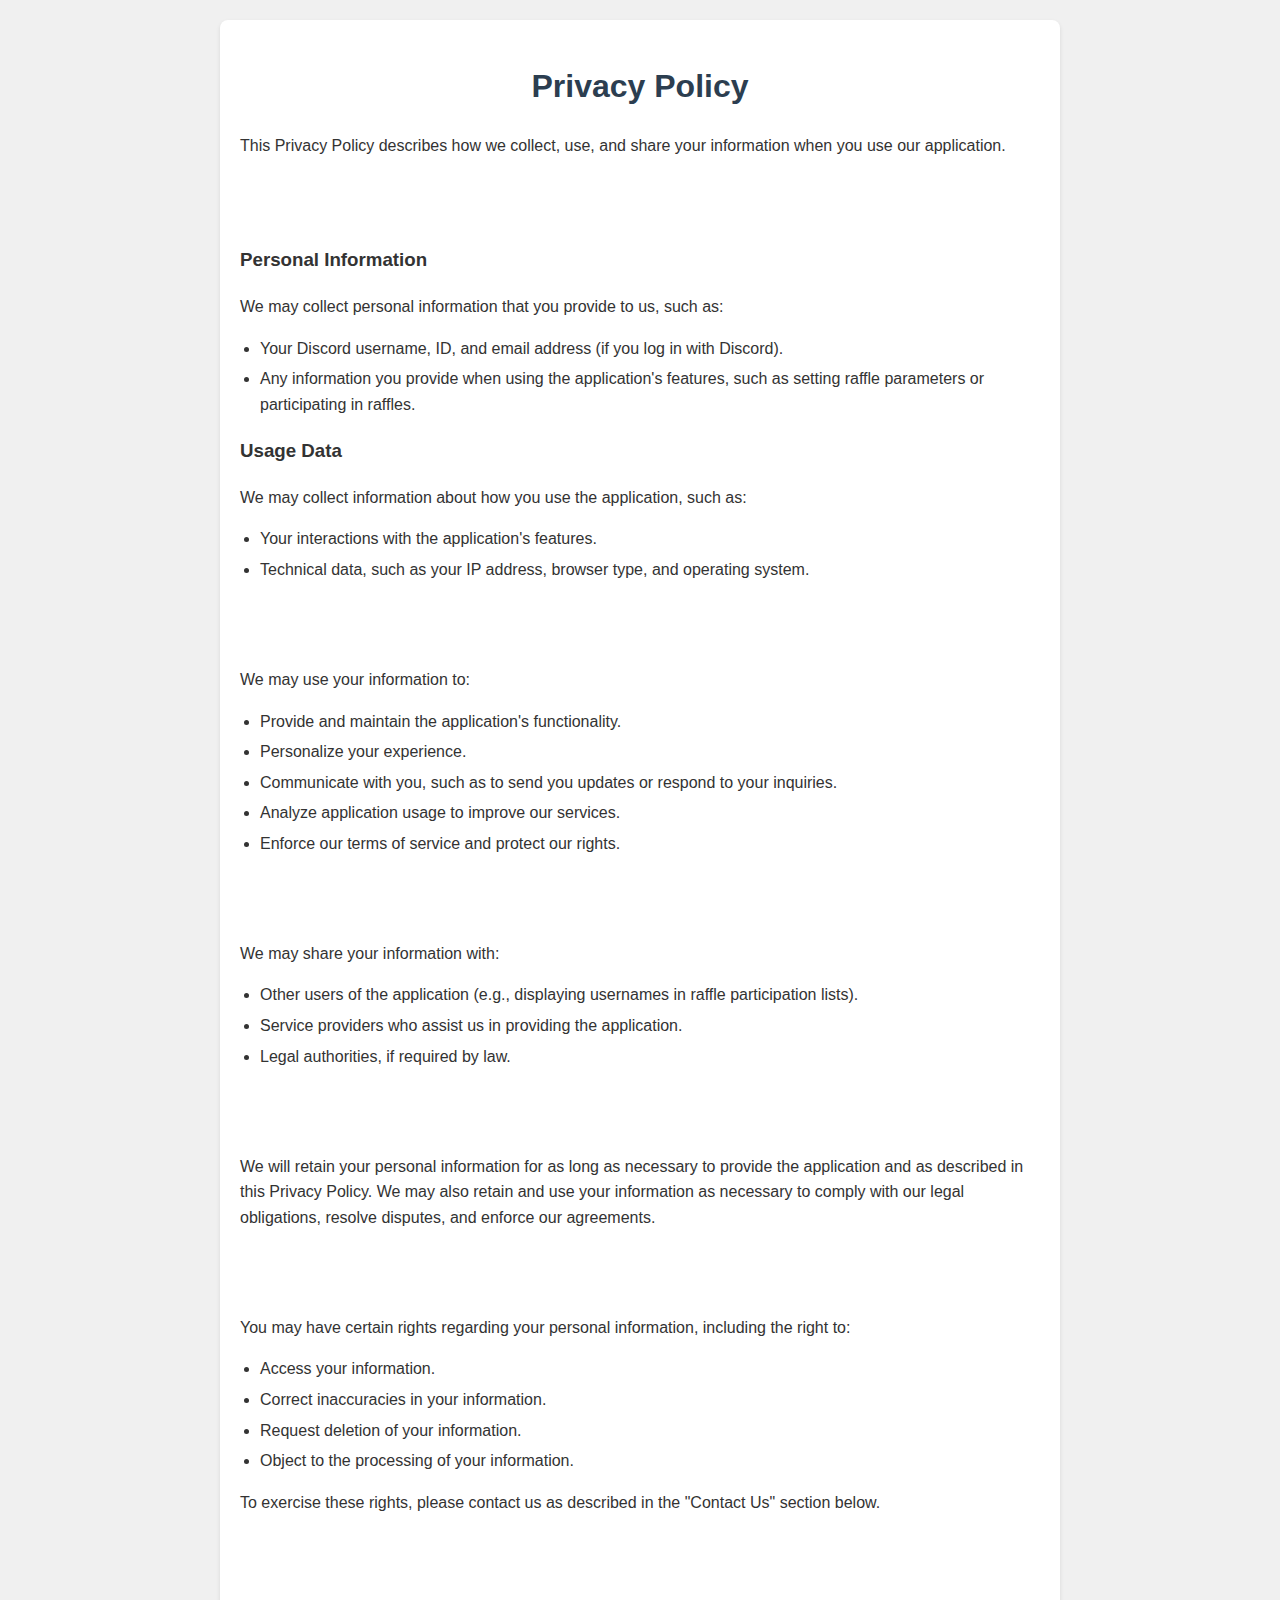
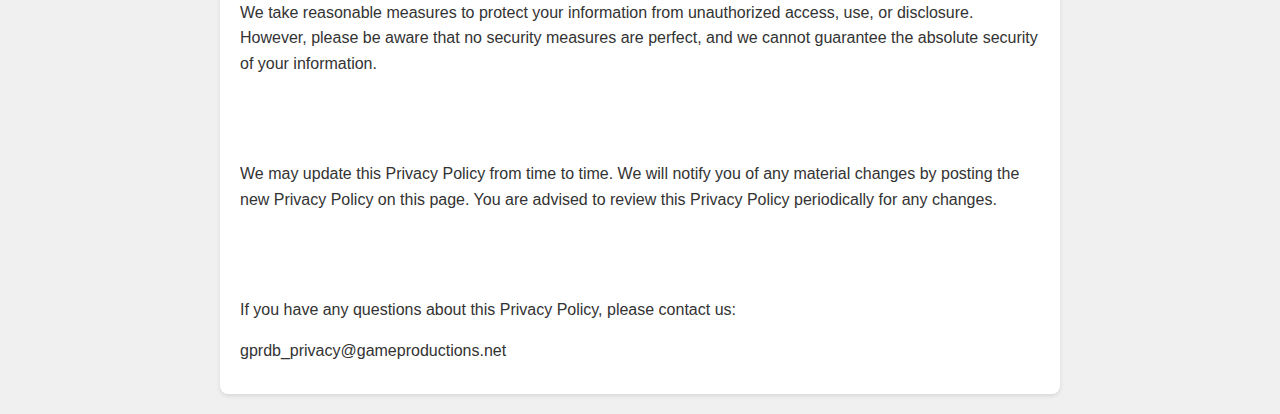
<file: gprdb_privacy.html>
<!DOCTYPE html>
<html lang="en">
<head>
    <meta charset="UTF-8">
    <meta name="viewport" content="width=device-width, initial-scale=1.0">
    <title>Privacy Policy</title>
    <style>
        body {
            font-family: Arial, sans-serif;
            background-color: #f0f0f0;
            color: #333;
            margin: 0;
            padding: 20px;
            line-height: 1.6;
        }
        .container {
            max-width: 800px;
            margin: 0 auto;
            background-color: #fff;
            padding: 20px;
            border-radius: 8px;
            box-shadow: 0 2px 4px rgba(0,0,0,0.1);
        }
        h1 {
            color: #2c3e50;
            margin-bottom: 20px;
            text-align: center;
        }
        h2 {
            color: #34495e;
            margin-top: 30px;
            margin-bottom: 10px;
        }
        p {
            margin-bottom: 10px;
        }
        ul {
            margin-bottom: 10px;
            padding-left: 20px;
        }
        ul li{
            margin-bottom: 5px;
        }
        a {
            color: #0078d7;
            text-decoration: none;
        }
        a:hover {
            text-decoration: underline;
        }

        body.dark-mode {
            background-color: #121212;
            color: #eee;
        }

        .dark-mode .container {
            background-color: #212121;
            box-shadow: 0 2px 4px rgba(0,0,0,0.4);
        }

        .dark-mode h1, h2 {
            color: #fff;
        }
         .dark-mode a {
            color: #64b5f6;
        }

        #user-info-menu {
            color: #eee;
            padding: 10px;
            margin-bottom: 10px;
            border-bottom: 1px solid #555;
        }

        #user-info-menu p {
            margin: 5px 0;
            font-size: 16px;
        }
    </style>
</head>
<body class="">
    <div class="container">
        <h1>Privacy Policy</h1>

        <p>This Privacy Policy describes how we collect, use, and share your information when you use our application.</p>

        <h2>Information We Collect</h2>
        <h3>Personal Information</h3>
        <p>We may collect personal information that you provide to us, such as:</p>
        <ul>
            <li>Your Discord username, ID, and email address (if you log in with Discord).</li>
            <li>Any information you provide when using the application's features, such as setting raffle parameters or participating in raffles.</li>
        </ul>

        <h3>Usage Data</h3>
        <p>We may collect information about how you use the application, such as:</p>
        <ul>
            <li>Your interactions with the application's features.</li>
            <li>Technical data, such as your IP address, browser type, and operating system.</li>
        </ul>

        <h2>How We Use Your Information</h2>
        <p>We may use your information to:</p>
        <ul>
            <li>Provide and maintain the application's functionality.</li>
            <li>Personalize your experience.</li>
            <li>Communicate with you, such as to send you updates or respond to your inquiries.</li>
            <li>Analyze application usage to improve our services.</li>
            <li>Enforce our terms of service and protect our rights.</li>
        </ul>

        <h2>Sharing Your Information</h2>
        <p>We may share your information with:</p>
        <ul>
            <li>Other users of the application (e.g., displaying usernames in raffle participation lists).</li>
            <li>Service providers who assist us in providing the application.</li>
            <li>Legal authorities, if required by law.</li>
        </ul>

        <h2>Data Retention</h2>
        <p>We will retain your personal information for as long as necessary to provide the application and as described in this Privacy Policy. We may also retain and use your information as necessary to comply with our legal obligations, resolve disputes, and enforce our agreements.</p>

        <h2>Your Rights</h2>
        <p>You may have certain rights regarding your personal information, including the right to:</p>
        <ul>
            <li>Access your information.</li>
            <li>Correct inaccuracies in your information.</li>
            <li>Request deletion of your information.</li>
            <li>Object to the processing of your information.</li>
        </ul>
        <p>To exercise these rights, please contact us as described in the "Contact Us" section below.</p>

        <h2>Security</h2>
        <p>We take reasonable measures to protect your information from unauthorized access, use, or disclosure. However, please be aware that no security measures are perfect, and we cannot guarantee the absolute security of your information.</p>

        <h2>Changes to This Privacy Policy</h2>
        <p>We may update this Privacy Policy from time to time. We will notify you of any material changes by posting the new Privacy Policy on this page. You are advised to review this Privacy Policy periodically for any changes.</p>

        <h2>Contact Us</h2>
        <p>If you have any questions about this Privacy Policy, please contact us:</p>
        <p>gprdb_privacy@gameproductions.net</p>
    </div>
     <script>
        const body = document.body;
        if (window.matchMedia && window.matchMedia('(prefers-color-scheme: dark)').matches) {
            body.classList.add('dark-mode');
        }

        // Function to toggle dark mode
        function toggleDarkMode() {
            body.classList.toggle('dark-mode');
            // Store the user's preference in localStorage
            localStorage.setItem('darkMode', body.classList.contains('dark-mode') ? 'enabled' : 'disabled');
        }
    </script>
</body>
</html>
</file>
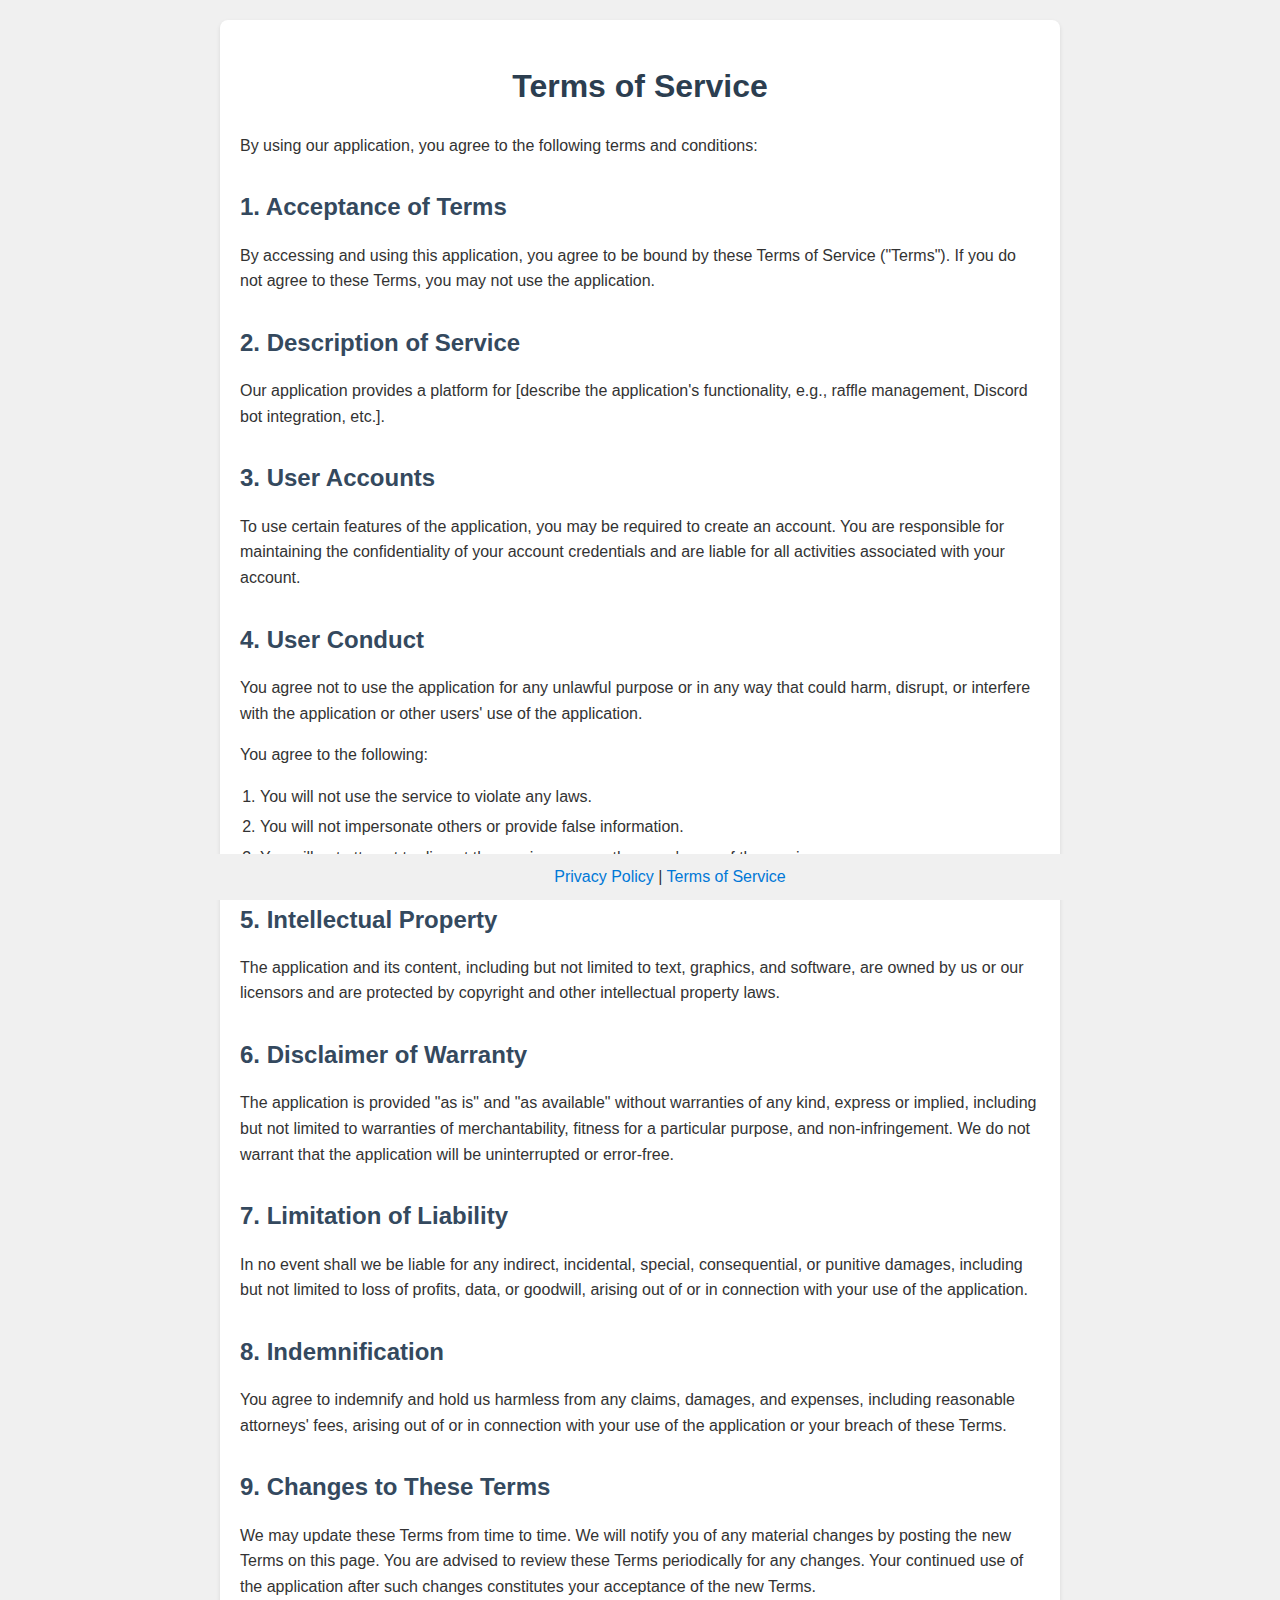
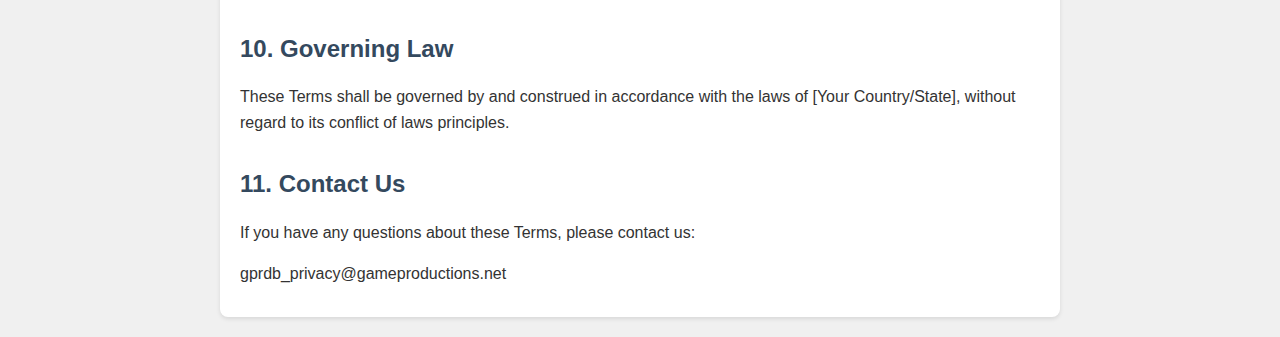
<file: gprdb_tos.html>
<!DOCTYPE html>
<html lang="en">
<head>
    <meta charset="UTF-8">
    <meta name="viewport" content="width=device-width, initial-scale=1.0">
    <title>Terms of Service</title>
    <style>
        body {
            font-family: Arial, sans-serif;
            background-color: #f0f0f0;
            color: #333;
            margin: 0;
            padding: 20px;
            line-height: 1.6;
            transition: background-color 0.3s ease, color 0.3s ease;
        }

        body.dark-mode {
            background-color: #121212;
            color: #eee;
        }

        .dark-mode h1,
        .dark-mode h2 {
            color: #fff;
        }

        a {
            color: #0078d7;
            transition: color 0.3s ease;
        }

        a.dark-mode {
            color: #64b5f6;
        }

        .container {
            max-width: 800px;
            margin: 0 auto;
            background-color: #fff;
            padding: 20px;
            border-radius: 8px;
            box-shadow: 0 2px 4px rgba(0,0,0,0.1);
        }

        .dark-mode .container {
            background-color: #212121;
            box-shadow: 0 2px 4px rgba(0,0,0,0.4);
        }

        h1 {
            color: #2c3e50;
            margin-bottom: 20px;
            text-align: center;
        }
        h2 {
            color: #34495e;
            margin-top: 30px;
            margin-bottom: 10px;
        }
        p {
            margin-bottom: 10px;
        }
        ul {
            margin-bottom: 10px;
            padding-left: 20px;
        }
        ul li{
            margin-bottom: 5px;
        }
        ol {
            margin-bottom: 10px;
            padding-left: 20px;
        }
        ol li {
            margin-bottom: 5px;
        }

        a {
            color: #0078d7;
            text-decoration: none;
        }
        a:hover {
            text-decoration: underline;
        }

        #user-info-menu {
            color: #eee;
            padding: 10px;
            margin-bottom: 10px;
            border-bottom: 1px solid #555;
        }

        #user-info-menu p {
            margin: 5px 0;
            font-size: 16px;
        }

        body.dark-mode footer {
            background-color: #121212;
            color: #eee;
        }
        header {
            display: flex;
            justify-content: space-between;
            align-items: center;
            padding: 10px 20px;
            background-color: #f0f0f0;
            color: #333;
        }

        header.dark-mode {
            background-color: #121212;
            color: #eee;
        }

        header nav a {
            margin: 0 10px;
            color: #333;
            text-decoration: none;
        }

        header.dark-mode nav a {
            color: #eee;
        }
        footer {
            position: fixed;
            bottom: 0;
            width: 100%;
            background-color: #f0f0f0;
            color: #333;
            text-align: center;
            padding: 10px;
        }
    </style>
</head>
<body class="">
    <div class="container">
        <h1>Terms of Service</h1>

        <p>By using our application, you agree to the following terms and conditions:</p>

        <h2>1. Acceptance of Terms</h2>
        <p>By accessing and using this application, you agree to be bound by these Terms of Service ("Terms"). If you do not agree to these Terms, you may not use the application.</p>

        <h2>2. Description of Service</h2>
        <p>Our application provides a platform for [describe the application's functionality, e.g., raffle management, Discord bot integration, etc.].</p>

        <h2>3. User Accounts</h2>
        <p>To use certain features of the application, you may be required to create an account. You are responsible for maintaining the confidentiality of your account credentials and are liable for all activities associated with your account.</p>

        <h2>4. User Conduct</h2>
        <p>You agree not to use the application for any unlawful purpose or in any way that could harm, disrupt, or interfere with the application or other users' use of the application.</p>
         <p>You agree to the following:</p>
        <ol>
            <li>You will not use the service to violate any laws.</li>
            <li>You will not impersonate others or provide false information.</li>
            <li>You will not attempt to disrupt the service or any other user's use of the service.</li>
        </ol>

        <h2>5. Intellectual Property</h2>
        <p>The application and its content, including but not limited to text, graphics, and software, are owned by us or our licensors and are protected by copyright and other intellectual property laws.</p>

        <h2>6. Disclaimer of Warranty</h2>
        <p>The application is provided "as is" and "as available" without warranties of any kind, express or implied, including but not limited to warranties of merchantability, fitness for a particular purpose, and non-infringement. We do not warrant that the application will be uninterrupted or error-free.</p>

        <h2>7. Limitation of Liability</h2>
        <p>In no event shall we be liable for any indirect, incidental, special, consequential, or punitive damages, including but not limited to loss of profits, data, or goodwill, arising out of or in connection with your use of the application.</p>

        <h2>8. Indemnification</h2>
        <p>You agree to indemnify and hold us harmless from any claims, damages, and expenses, including reasonable attorneys' fees, arising out of or in connection with your use of the application or your breach of these Terms.</p>

        <h2>9. Changes to These Terms</h2>
        <p>We may update these Terms from time to time. We will notify you of any material changes by posting the new Terms on this page. You are advised to review these Terms periodically for any changes. Your continued use of the application after such changes constitutes your acceptance of the new Terms.</p>

        <h2>10. Governing Law</h2>
        <p>These Terms shall be governed by and construed in accordance with the laws of [Your Country/State], without regard to its conflict of laws principles.</p>

        <h2>11. Contact Us</h2>
        <p>If you have any questions about these Terms, please contact us:</p>
        <p>gprdb_privacy@gameproductions.net</p>
    </div>
    <script>
        const body = document.body;
        if (window.matchMedia && window.matchMedia('(prefers-color-scheme: dark)').matches) {
            body.classList.add('dark-mode');
        }

        // Function to toggle dark mode
        function toggleDarkMode() {
            body.classList.toggle('dark-mode');
            // Store the user's preference in localStorage
            localStorage.setItem('darkMode', body.classList.contains('dark-mode') ? 'enabled' : 'disabled');
        }
    </script>
     <footer>
        <a href="https://gameproductions.net/privacy">Privacy Policy</a> | <a href="https://gameproductions.net/tos">Terms of Service</a>
    </footer>
</body>
</html>
</file>
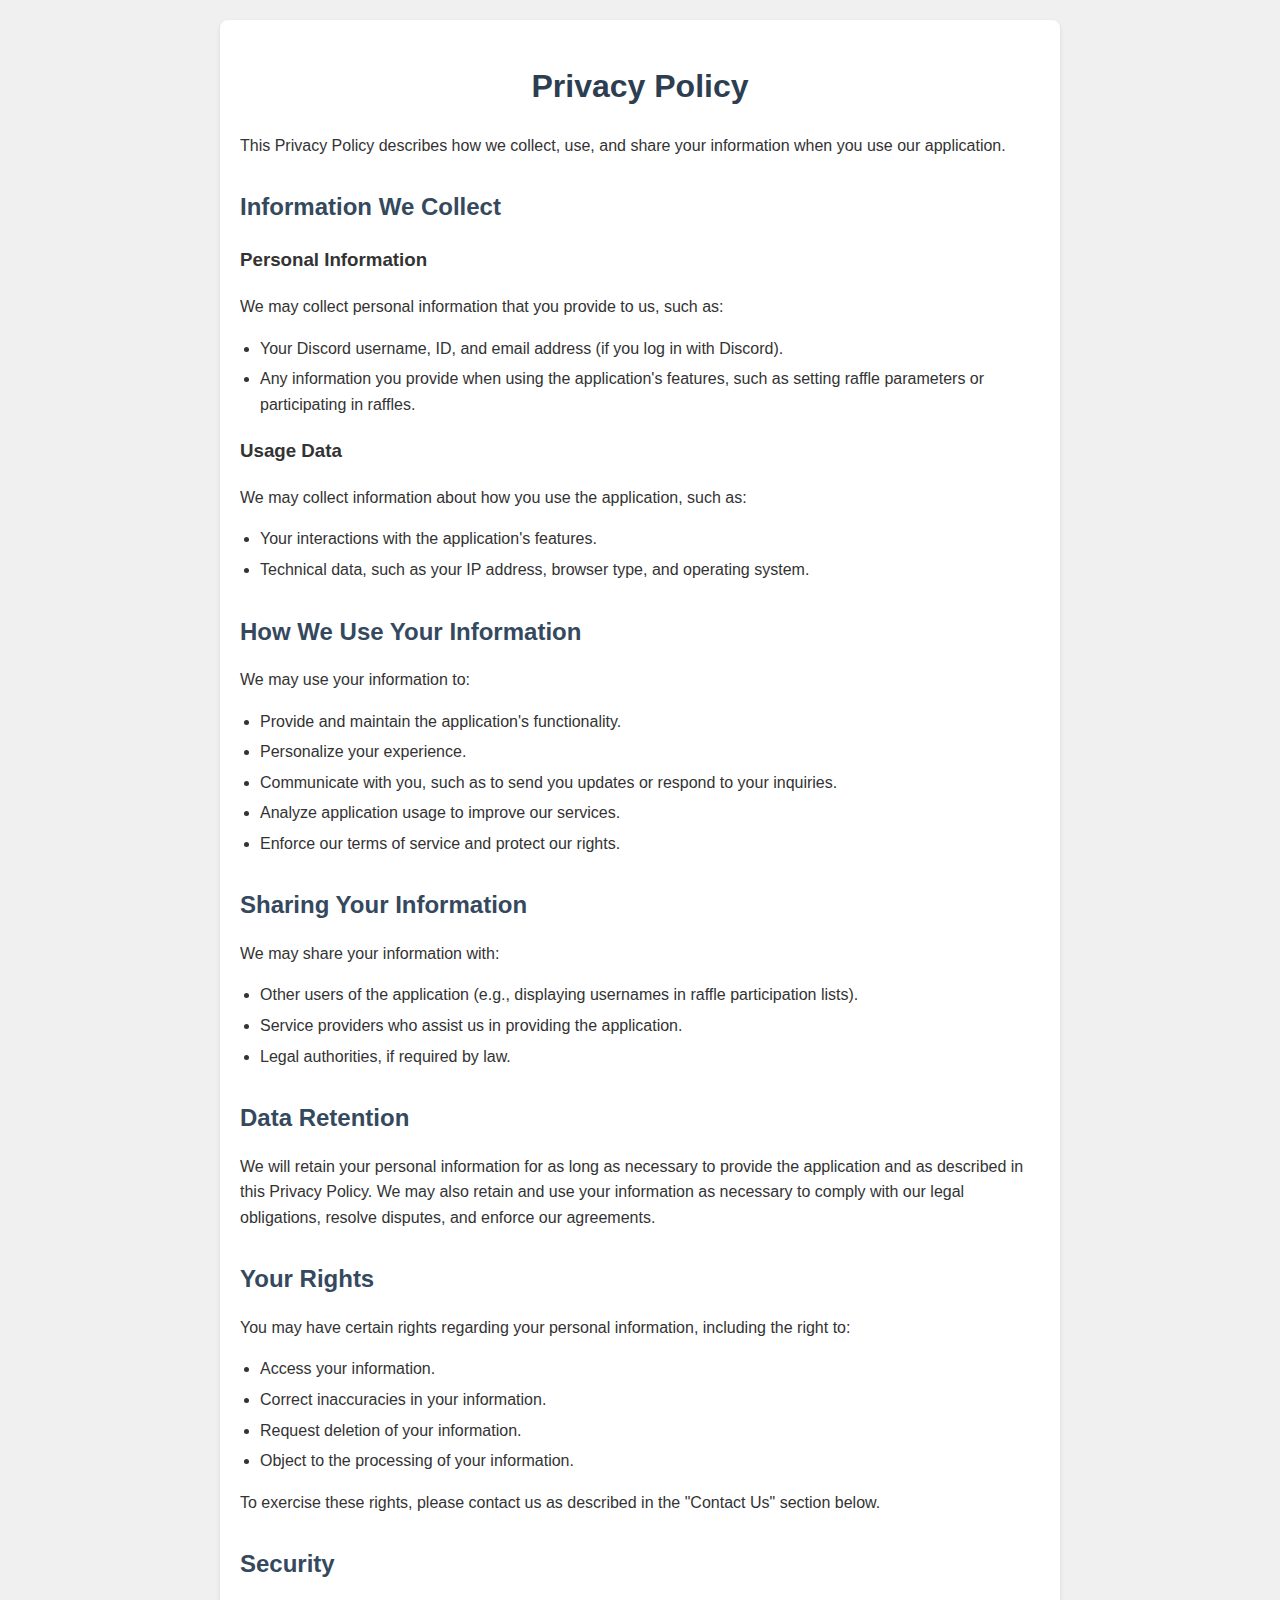
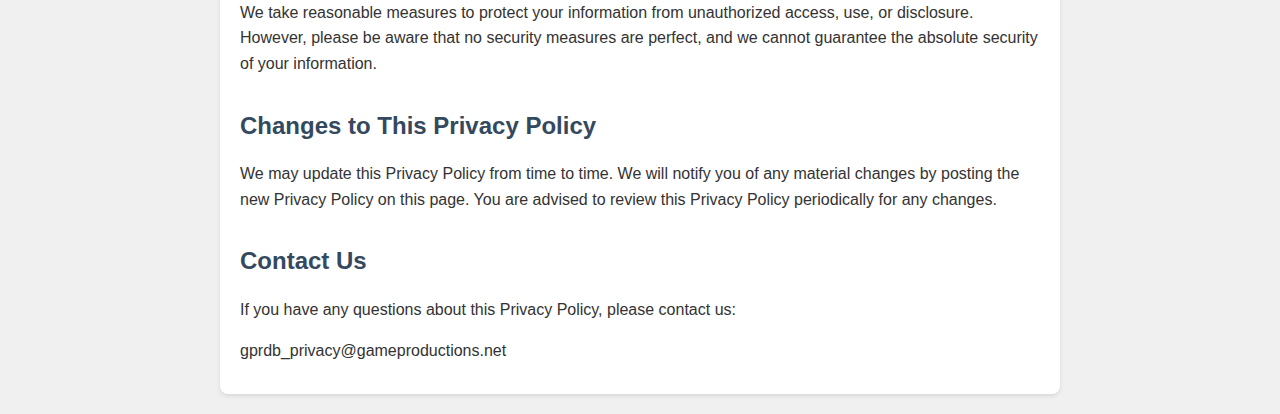
<file: privacy.html>
<!DOCTYPE html>
<html lang="en">
<head>
    <meta charset="UTF-8">
    <meta name="viewport" content="width=device-width, initial-scale=1.0">
    <title>Privacy Policy</title>
    <style>
        body {
            font-family: Arial, sans-serif;
            background-color: #f0f0f0;
            color: #333;
            margin: 0;
            padding: 20px;
            line-height: 1.6;
        }
        .container {
            max-width: 800px;
            margin: 0 auto;
            background-color: #fff;
            padding: 20px;
            border-radius: 8px;
            box-shadow: 0 2px 4px rgba(0,0,0,0.1);
        }
        h1 {
            color: #2c3e50;
            margin-bottom: 20px;
            text-align: center;
        }
        h2 {
            color: #34495e;
            margin-top: 30px;
            margin-bottom: 10px;
        }
        p {
            margin-bottom: 10px;
        }
        ul {
            margin-bottom: 10px;
            padding-left: 20px;
        }
        ul li{
            margin-bottom: 5px;
        }
        a {
            color: #0078d7;
            text-decoration: none;
        }
        a:hover {
            text-decoration: underline;
        }

        @media (prefers-color-scheme: dark) {
            body {
                background-color: #121212;
                color: #eee;
            }
            .container {
                background-color: #212121;
                box-shadow: 0 2px 4px rgba(0,0,0,0.4);
            }
            h1, h2 {
                color: #fff;
            }
             a {
                color: #64b5f6;
            }
        }

        #user-info-menu {
            color: #eee;
            padding: 10px;
            margin-bottom: 10px;
            border-bottom: 1px solid #555;
        }

        #user-info-menu p {
            margin: 5px 0;
            font-size: 16px;
        }
    </style>
</head>
<body class="">
    <div class="container">
        <h1>Privacy Policy</h1>

        <p>This Privacy Policy describes how we collect, use, and share your information when you use our application.</p>

        <h2>Information We Collect</h2>
        <h3>Personal Information</h3>
        <p>We may collect personal information that you provide to us, such as:</p>
        <ul>
            <li>Your Discord username, ID, and email address (if you log in with Discord).</li>
            <li>Any information you provide when using the application's features, such as setting raffle parameters or participating in raffles.</li>
        </ul>

        <h3>Usage Data</h3>
        <p>We may collect information about how you use the application, such as:</p>
        <ul>
            <li>Your interactions with the application's features.</li>
            <li>Technical data, such as your IP address, browser type, and operating system.</li>
        </ul>

        <h2>How We Use Your Information</h2>
        <p>We may use your information to:</p>
        <ul>
            <li>Provide and maintain the application's functionality.</li>
            <li>Personalize your experience.</li>
            <li>Communicate with you, such as to send you updates or respond to your inquiries.</li>
            <li>Analyze application usage to improve our services.</li>
            <li>Enforce our terms of service and protect our rights.</li>
        </ul>

        <h2>Sharing Your Information</h2>
        <p>We may share your information with:</p>
        <ul>
            <li>Other users of the application (e.g., displaying usernames in raffle participation lists).</li>
            <li>Service providers who assist us in providing the application.</li>
            <li>Legal authorities, if required by law.</li>
        </ul>

        <h2>Data Retention</h2>
        <p>We will retain your personal information for as long as necessary to provide the application and as described in this Privacy Policy. We may also retain and use your information as necessary to comply with our legal obligations, resolve disputes, and enforce our agreements.</p>

        <h2>Your Rights</h2>
        <p>You may have certain rights regarding your personal information, including the right to:</p>
        <ul>
            <li>Access your information.</li>
            <li>Correct inaccuracies in your information.</li>
            <li>Request deletion of your information.</li>
            <li>Object to the processing of your information.</li>
        </ul>
        <p>To exercise these rights, please contact us as described in the "Contact Us" section below.</p>

        <h2>Security</h2>
        <p>We take reasonable measures to protect your information from unauthorized access, use, or disclosure. However, please be aware that no security measures are perfect, and we cannot guarantee the absolute security of your information.</p>

        <h2>Changes to This Privacy Policy</h2>
        <p>We may update this Privacy Policy from time to time. We will notify you of any material changes by posting the new Privacy Policy on this page. You are advised to review this Privacy Policy periodically for any changes.</p>

        <h2>Contact Us</h2>
        <p>If you have any questions about this Privacy Policy, please contact us:</p>
        <p>gprdb_privacy@gameproductions.net</p>
    </div>
     <script>
        if (window.matchMedia && window.matchMedia('(prefers-color-scheme: dark)').matches) {
            document.body.classList.add('dark-mode');
        }
    </script>
</body>
</html>
</file>
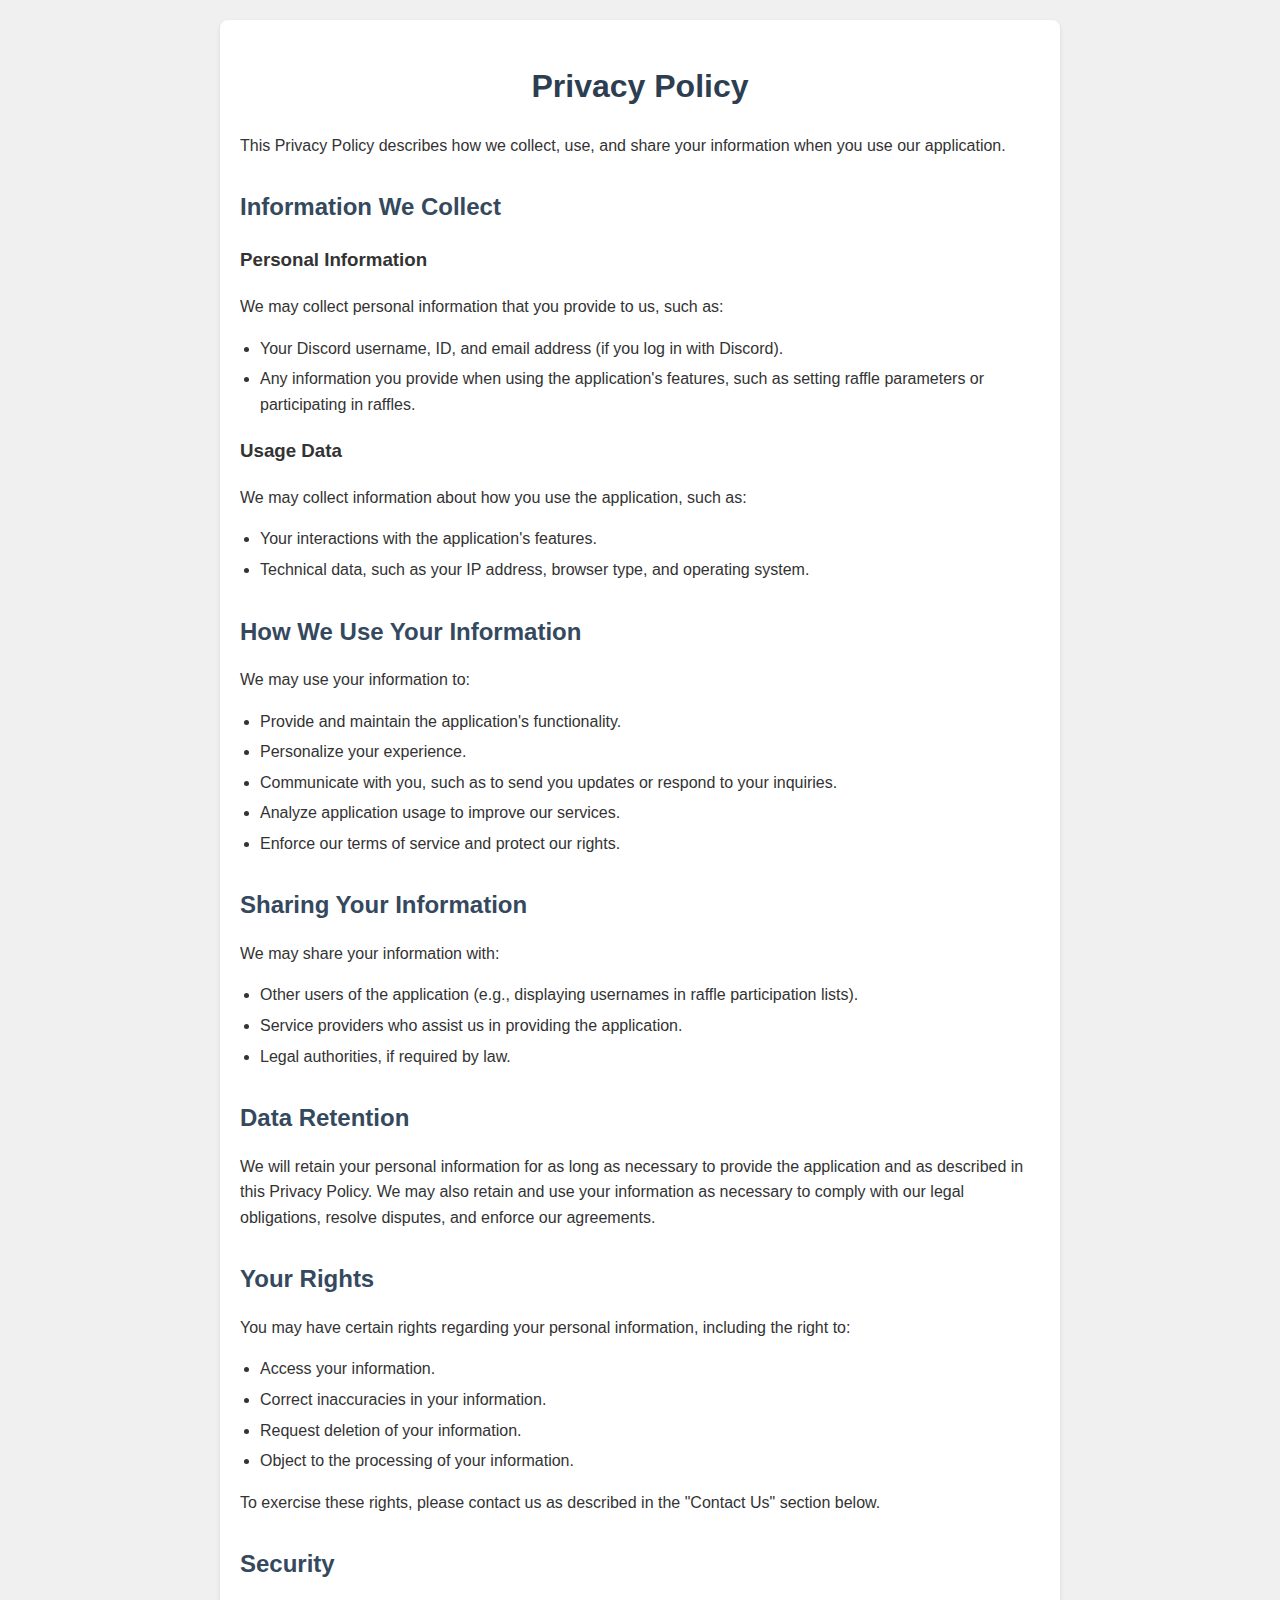
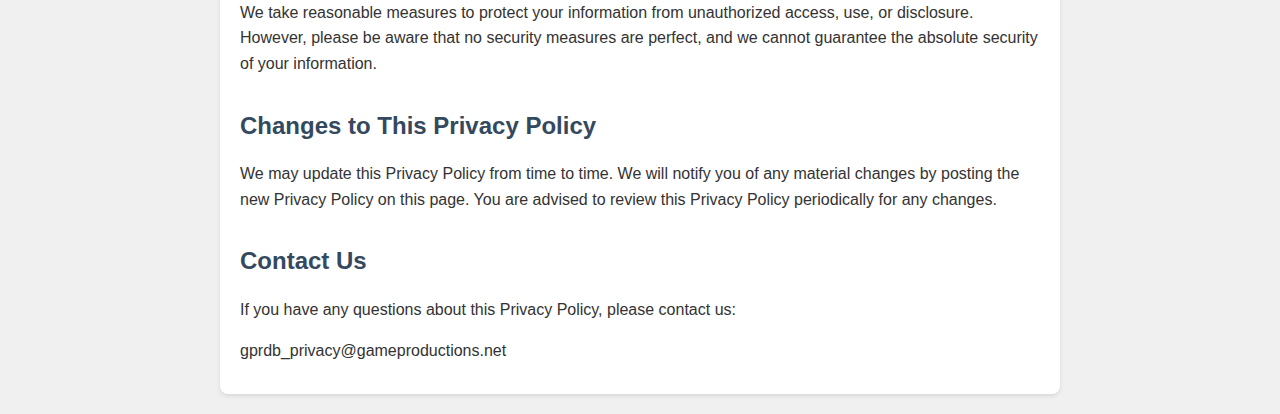
<file: privacy_policy.html>
<!DOCTYPE html>
<html lang="en">
<head>
    <meta charset="UTF-8">
    <meta name="viewport" content="width=device-width, initial-scale=1.0">
    <title>Privacy Policy</title>
    <style>
        body {
            font-family: Arial, sans-serif;
            background-color: #f0f0f0;
            color: #333;
            margin: 0;
            padding: 20px;
            line-height: 1.6;
        }
        .container {
            max-width: 800px;
            margin: 0 auto;
            background-color: #fff;
            padding: 20px;
            border-radius: 8px;
            box-shadow: 0 2px 4px rgba(0,0,0,0.1);
        }
        h1 {
            color: #2c3e50;
            margin-bottom: 20px;
            text-align: center;
        }
        h2 {
            color: #34495e;
            margin-top: 30px;
            margin-bottom: 10px;
        }
        p {
            margin-bottom: 10px;
        }
        ul {
            margin-bottom: 10px;
            padding-left: 20px;
        }
        ul li{
            margin-bottom: 5px;
        }
        a {
            color: #0078d7;
            text-decoration: none;
        }
        a:hover {
            text-decoration: underline;
        }

        @media (prefers-color-scheme: dark) {
            body {
                background-color: #121212;
                color: #eee;
            }
            .container {
                background-color: #212121;
                box-shadow: 0 2px 4px rgba(0,0,0,0.4);
            }
            h1, h2 {
                color: #fff;
            }
             a {
                color: #64b5f6;
            }
        }
    </style>
</head>
<body class="">
    <div class="container">
        <h1>Privacy Policy</h1>

        <p>This Privacy Policy describes how we collect, use, and share your information when you use our application.</p>

        <h2>Information We Collect</h2>
        <h3>Personal Information</h3>
        <p>We may collect personal information that you provide to us, such as:</p>
        <ul>
            <li>Your Discord username, ID, and email address (if you log in with Discord).</li>
            <li>Any information you provide when using the application's features, such as setting raffle parameters or participating in raffles.</li>
        </ul>

        <h3>Usage Data</h3>
        <p>We may collect information about how you use the application, such as:</p>
        <ul>
            <li>Your interactions with the application's features.</li>
            <li>Technical data, such as your IP address, browser type, and operating system.</li>
        </ul>

        <h2>How We Use Your Information</h2>
        <p>We may use your information to:</p>
        <ul>
            <li>Provide and maintain the application's functionality.</li>
            <li>Personalize your experience.</li>
            <li>Communicate with you, such as to send you updates or respond to your inquiries.</li>
            <li>Analyze application usage to improve our services.</li>
            <li>Enforce our terms of service and protect our rights.</li>
        </ul>

        <h2>Sharing Your Information</h2>
        <p>We may share your information with:</p>
        <ul>
            <li>Other users of the application (e.g., displaying usernames in raffle participation lists).</li>
            <li>Service providers who assist us in providing the application.</li>
            <li>Legal authorities, if required by law.</li>
        </ul>

        <h2>Data Retention</h2>
        <p>We will retain your personal information for as long as necessary to provide the application and as described in this Privacy Policy. We may also retain and use your information as necessary to comply with our legal obligations, resolve disputes, and enforce our agreements.</p>

        <h2>Your Rights</h2>
        <p>You may have certain rights regarding your personal information, including the right to:</p>
        <ul>
            <li>Access your information.</li>
            <li>Correct inaccuracies in your information.</li>
            <li>Request deletion of your information.</li>
            <li>Object to the processing of your information.</li>
        </ul>
        <p>To exercise these rights, please contact us as described in the "Contact Us" section below.</p>

        <h2>Security</h2>
        <p>We take reasonable measures to protect your information from unauthorized access, use, or disclosure. However, please be aware that no security measures are perfect, and we cannot guarantee the absolute security of your information.</p>

        <h2>Changes to This Privacy Policy</h2>
        <p>We may update this Privacy Policy from time to time. We will notify you of any material changes by posting the new Privacy Policy on this page. You are advised to review this Privacy Policy periodically for any changes.</p>

        <h2>Contact Us</h2>
        <p>If you have any questions about this Privacy Policy, please contact us:</p>
        <p>gprdb_privacy@gameproductions.net</p>
    </div>
     <script>
        if (window.matchMedia && window.matchMedia('(prefers-color-scheme: dark)').matches) {
            document.body.classList.add('dark-mode');
        }
    </script>
</body>
</html>
</file>
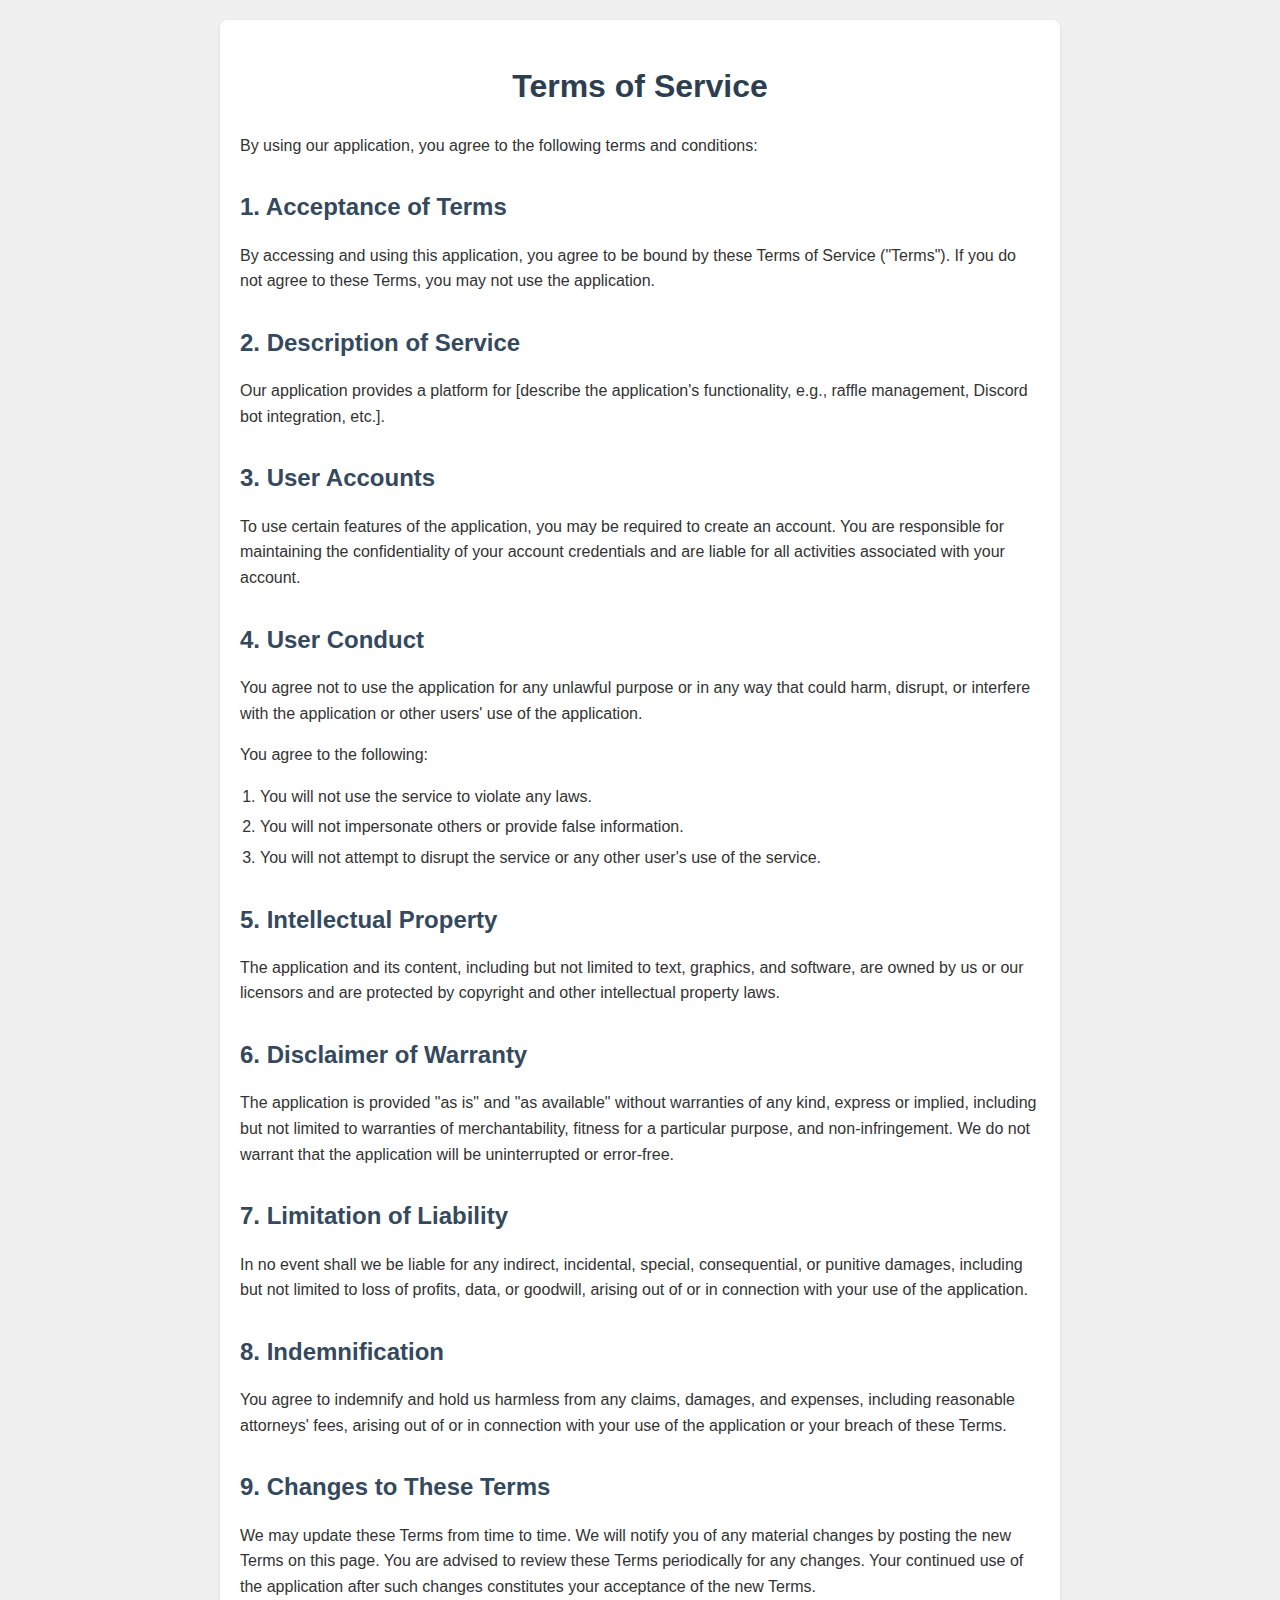
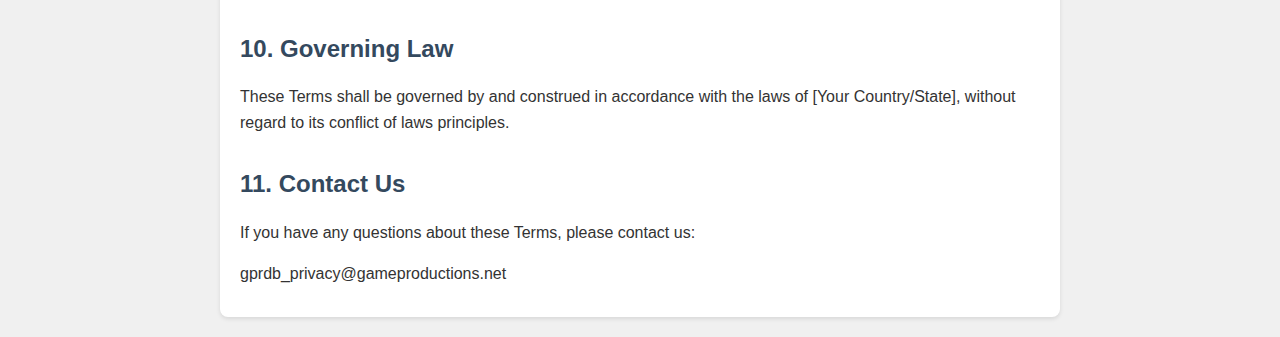
<file: tos.html>
<!DOCTYPE html>
<html lang="en">
<head>
    <meta charset="UTF-8">
    <meta name="viewport" content="width=device-width, initial-scale=1.0">
    <title>Terms of Service</title>
    <style>
        body {
            font-family: Arial, sans-serif;
            background-color: #f0f0f0;
            color: #333;
            margin: 0;
            padding: 20px;
            line-height: 1.6;
        }
        .container {
            max-width: 800px;
            margin: 0 auto;
            background-color: #fff;
            padding: 20px;
            border-radius: 8px;
            box-shadow: 0 2px 4px rgba(0,0,0,0.1);
        }
        h1 {
            color: #2c3e50;
            margin-bottom: 20px;
            text-align: center;
        }
        h2 {
            color: #34495e;
            margin-top: 30px;
            margin-bottom: 10px;
        }
        p {
            margin-bottom: 10px;
        }
        ul {
            margin-bottom: 10px;
            padding-left: 20px;
        }
        ul li{
            margin-bottom: 5px;
        }
        ol {
            margin-bottom: 10px;
            padding-left: 20px;
        }
        ol li {
            margin-bottom: 5px;
        }

        a {
            color: #0078d7;
            text-decoration: none;
        }
        a:hover {
            text-decoration: underline;
        }
       @media (prefers-color-scheme: dark) {
            body {
                background-color: #121212;
                color: #eee;
            }
            .container {
                background-color: #212121;
                box-shadow: 0 2px 4px rgba(0,0,0,0.4);
            }
            h1, h2 {
                color: #fff;
            }
             a {
                color: #64b5f6;
            }
        }

        #user-info-menu {
            color: #eee;
            padding: 10px;
            margin-bottom: 10px;
            border-bottom: 1px solid #555;
        }

        #user-info-menu p {
            margin: 5px 0;
            font-size: 16px;
        }
    </style>
</head>
<body class="">
    <div class="container">
        <h1>Terms of Service</h1>

        <p>By using our application, you agree to the following terms and conditions:</p>

        <h2>1. Acceptance of Terms</h2>
        <p>By accessing and using this application, you agree to be bound by these Terms of Service ("Terms"). If you do not agree to these Terms, you may not use the application.</p>

        <h2>2. Description of Service</h2>
        <p>Our application provides a platform for [describe the application's functionality, e.g., raffle management, Discord bot integration, etc.].</p>

        <h2>3. User Accounts</h2>
        <p>To use certain features of the application, you may be required to create an account. You are responsible for maintaining the confidentiality of your account credentials and are liable for all activities associated with your account.</p>

        <h2>4. User Conduct</h2>
        <p>You agree not to use the application for any unlawful purpose or in any way that could harm, disrupt, or interfere with the application or other users' use of the application.</p>
         <p>You agree to the following:</p>
        <ol>
            <li>You will not use the service to violate any laws.</li>
            <li>You will not impersonate others or provide false information.</li>
            <li>You will not attempt to disrupt the service or any other user's use of the service.</li>
        </ol>

        <h2>5. Intellectual Property</h2>
        <p>The application and its content, including but not limited to text, graphics, and software, are owned by us or our licensors and are protected by copyright and other intellectual property laws.</p>

        <h2>6. Disclaimer of Warranty</h2>
        <p>The application is provided "as is" and "as available" without warranties of any kind, express or implied, including but not limited to warranties of merchantability, fitness for a particular purpose, and non-infringement. We do not warrant that the application will be uninterrupted or error-free.</p>

        <h2>7. Limitation of Liability</h2>
        <p>In no event shall we be liable for any indirect, incidental, special, consequential, or punitive damages, including but not limited to loss of profits, data, or goodwill, arising out of or in connection with your use of the application.</p>

        <h2>8. Indemnification</h2>
        <p>You agree to indemnify and hold us harmless from any claims, damages, and expenses, including reasonable attorneys' fees, arising out of or in connection with your use of the application or your breach of these Terms.</p>

        <h2>9. Changes to These Terms</h2>
        <p>We may update these Terms from time to time. We will notify you of any material changes by posting the new Terms on this page. You are advised to review these Terms periodically for any changes. Your continued use of the application after such changes constitutes your acceptance of the new Terms.</p>

        <h2>10. Governing Law</h2>
        <p>These Terms shall be governed by and construed in accordance with the laws of [Your Country/State], without regard to its conflict of laws principles.</p>

        <h2>11. Contact Us</h2>
        <p>If you have any questions about these Terms, please contact us:</p>
        <p>gprdb_privacy@gameproductions.net</p>
    </div>
    <script>
        if (window.matchMedia && window.matchMedia('(prefers-color-scheme: dark)').matches) {
            document.body.classList.add('dark-mode');
        }
    </script>
</body>
</html>
</file>
